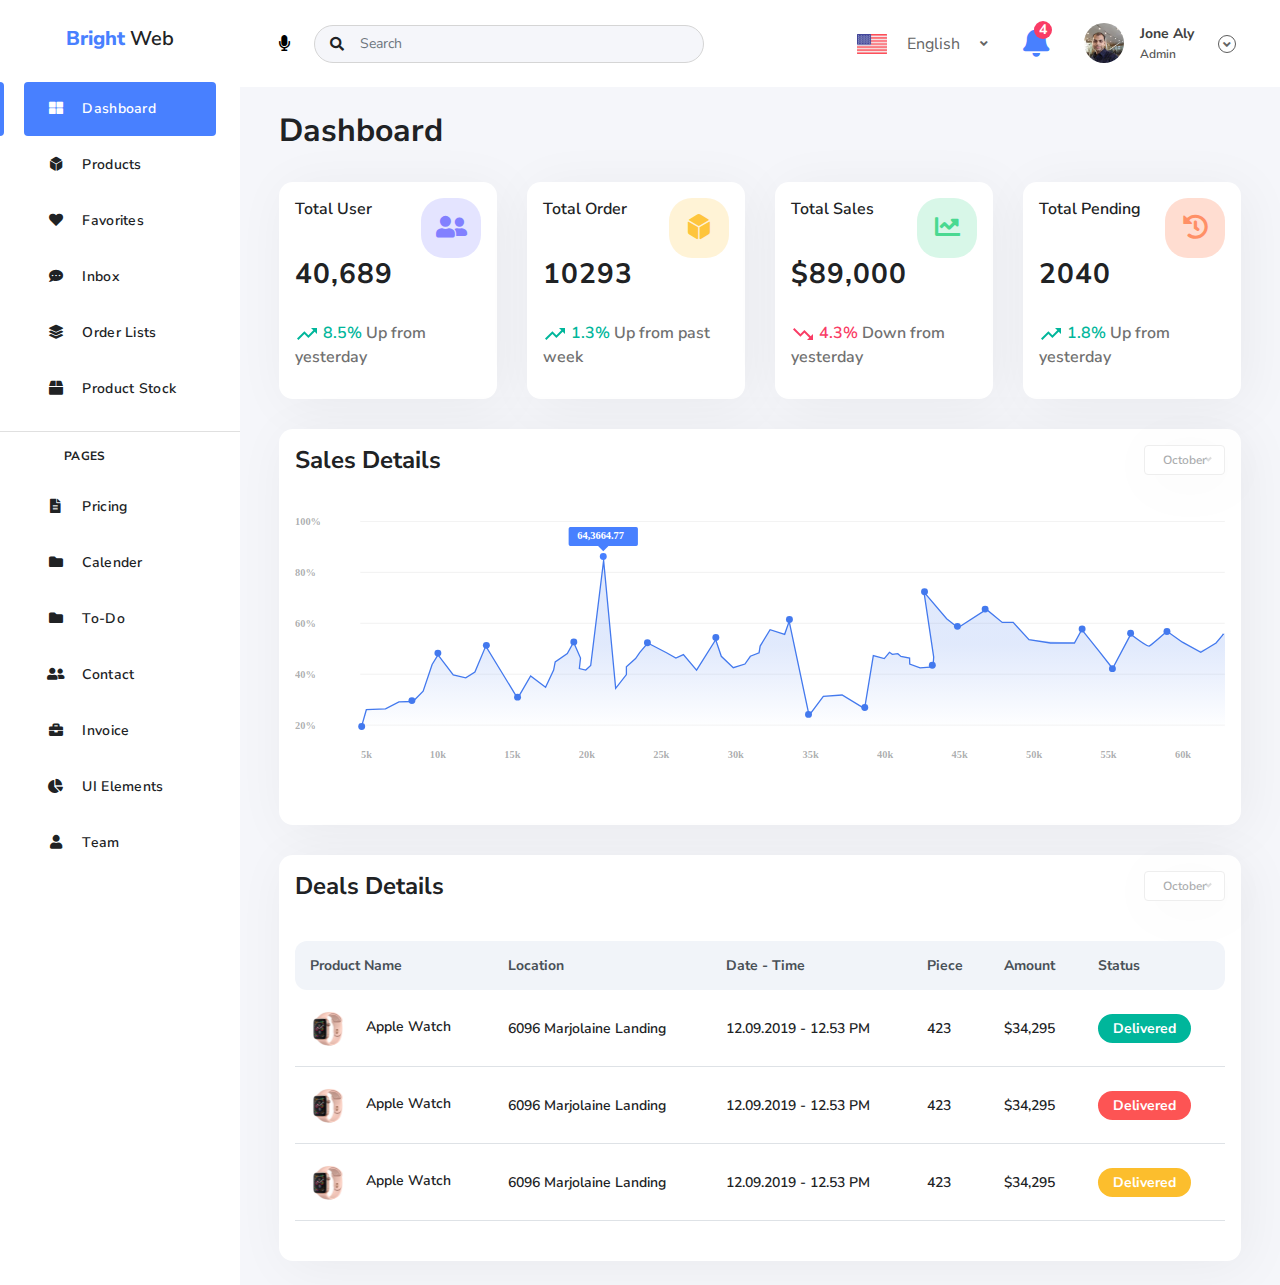
<file: index.html>
<!DOCTYPE html>
<html lang="en">

<head>
    <meta charset="UTF-8">
    <meta name="viewport" content="width=device-width, initial-scale=1.0">
    <meta http-equiv="X-UA-Compatible" content="ie=edge">
    <meta name="description" content="">
    <title>Home</title>
    <!-- Favicon -->
    <link rel="shortcut icon" type="image/x-icon" href="assets/img/favicon.png">
    <!--Css File Here-->
    <link rel="stylesheet" href="style.css">
</head>
<!--[if lt IE 9]>
  <script src="https://oss.maxcdn.com/html5shiv/3.7.3/html5shiv.min.js"></script>
  <script src="https://oss.maxcdn.com/respond/1.4.2/respond.min.js"></script>
<![endif]-->

<body>
    <div class="overlay"></div>
    <div class="wrapper">
        <header class="page-topbar px-4 py-3">
            <div class="container-fluid">
                <div class="row">
                    <div class="col-12">
                        <nav class="d-flex align-items-center">
                            <button class="menu-expand d-md-none">
                        <svg id="menu" xmlns="http://www.w3.org/2000/svg" width="24" height="24" viewBox="0 0 24 24">
                         <rect id="Rectangle" width="24" height="24" fill="none"/>
                         <path id="Shape" d="M8,12H0V10H8v2Zm8-5H0V5H16V7Zm0-5H8V0h8V2Z" transform="translate(4 6)" fill="#202224"             stroke="#fff" stroke-miterlimit="10" stroke-width="0.5"/>
                        </svg>
                </button>
                            <button class="d-none d-lg-block microphone">
                    <i class="fas fa-microphone"></i>
                </button>
                            <form class="form-inline position-relative d-none d-lg-block">
                                <input class="form-control" type="search" placeholder="Search">
                                <span class="search"><i class="fas fa-search"></i></span>
                            </form>

                            <ul class="topbar-right-menu d-flex align-items-center ml-auto">
                                <li class="dropdown notification-list">
                                    <a class="nav-link" data-toggle="dropdown" href="#" role="button" aria-haspopup="false" aria-expanded="false">
                                        <img src="assets/img/flags/us.jpg" alt="user-image" class="mr-sm-3" height="20">
                                        <span class="align-middle d-none d-sm-inline-block">English</span>
                                        <span class="arrow d-none d-sm-inline-block ml-3"><i class="fas fa-angle-down"></i></span>
                                    </a>
                                    <div class="dropdown-menu">
                                        <div class="dropdown-item notify-item noti-title">
                                            <span>Select Language</span>
                                        </div>

                                        <!-- item-->
                                        <a href="javascript:void(0);" class="dropdown-item notify-item d-flex align-items-center justify-content-between">
                                            <div>
                                                <img src="assets/img/flags/germany.jpg" alt="user-image" class="mr-3" height="20"> German</span>
                                            </div>
                                        </a>

                                        <!-- item-->
                                        <a href="javascript:void(0);" class="dropdown-item notify-item d-flex align-items-center justify-content-between">
                                            <div> <img src="assets/img/flags/italy.jpg" alt="user-image" class="mr-3" height="20">Italian</div>
                                            <i class="fas fa-check"></i>
                                        </a>

                                        <!-- item-->
                                        <a href="javascript:void(0);" class="dropdown-item notify-item d-flex align-items-center justify-content-between">
                                            <div> <img src="assets/img/flags/spain.jpg" alt="user-image" class="mr-3" height="20">Spanish</div>
                                        </a>

                                        <!-- item-->
                                        <a href="javascript:void(0);" class="dropdown-item notify-item d-flex align-items-center justify-content-between">
                                            <div> <img src="assets/img/flags/russia.jpg" alt="user-image" class="mr-3" height="20">Russian</div>
                                        </a>

                                    </div>
                                </li>

                                <li class="dropdown notification-list">
                                    <a class="nav-link d-flex align-items-center" data-toggle="dropdown" href="#" role="button" aria-haspopup="false" aria-expanded="false">
                                        <span class="notification">
                                        <span class="badge notify-badge rounded-circle">4</span>
                                        <i class="fas fa-bell"></i></span>


                                    </a>
                                    <div class="dropdown-menu">
                                        <a href="javascript:void(0);" class="dropdown-item notify-item d-flex align-items-center">
                                            <div class="notify-icon bg-setting">
                                                <i class="fas fa-cog"></i>
                                            </div>
                                            <div class="notify-details">
                                                <p>Settings</p>
                                                <small class="text-muted">Update Dashboard</small>
                                            </div>
                                        </a>
                                        <a href="javascript:void(0);" class="dropdown-item notify-item d-flex align-items-center">
                                            <div class="notify-icon bg-calendar">
                                                <i class="fas fa-calendar-alt"></i>
                                            </div>
                                            <div class="notify-details">
                                                <p>Event Update</p>
                                                <small class="text-muted">An event date update again</small>
                                            </div>
                                        </a>
                                        <a href="javascript:void(0);" class="dropdown-item notify-item d-flex align-items-center">
                                            <div class="notify-icon bg-user">
                                                <i class="fas fa-user"></i>
                                            </div>
                                            <div class="notify-details">
                                                <p>Profile</p>
                                                <small class="text-muted">Update your profile</small>
                                            </div>
                                        </a>
                                        <a href="javascript:void(0);" class="dropdown-item notify-item d-flex align-items-center">
                                            <div class="notify-icon bg-info">
                                                <i class="fas fa-info"></i>
                                            </div>
                                            <div class="notify-details">
                                                <p>Application Error</p>
                                                <small class="text-muted">Check Your runnung application</small>
                                            </div>
                                        </a>
                                        <a href="javascript:void(0);" class="dropdown-item notify-item notify-all text-center">
                                        See all notification
                                    </a>

                                    </div>

                                </li>

                                <li class="dropdown notification-list">
                                    <a class="nav-link d-flex align-items-center" data-toggle="dropdown" href="#" role="button" aria-haspopup="false" aria-expanded="false">
                                        <div class="media">
                                            <img src="assets/img/user/user.png" alt="user-image" class="profile-pic rounded-circle mr-sm-3">

                                            <div class="media-body d-none d-sm-block">
                                                <h5 class="user-title">Jone Aly</h5>
                                                <h6 class="user-sub-title">admin</h6>
                                            </div>
                                        </div>
                                        <span class="arrow d-none d-sm-inline-block arrow-circle ml-4"><i class="fas fa-angle-down"></i></span>
                                    </a>
                                    <div class="dropdown-menu profile-dropdown">
                                        <a class="dropdown-item notify-item" href="#"> <span class="user-icon"><i class="fas fa-user-cog"></i></span> Manage Account</a>
                                        <a class="dropdown-item notify-item" href="#"> <span class="user-icon"><i class="fas fa-key"></i></span> Change Password</a>
                                        <a class="dropdown-item notify-item" href="#"> <span class="user-icon"><i class="fas fa-sync-alt"></i></span> Activity Log </a>
                                        <a class="dropdown-item notify-item" href="#"> <span class="user-icon"><i class="fas fa-sign-out-alt"></i></span> Log out</a>
                                    </div>
                                </li>

                            </ul>
                        </nav>
                    </div>
                </div>
            </div>

        </header>

        <nav id="sidebar" class="sidebar-wrapper bg-white">
            <div id="slimscroll" class="sidebar-content">
                <div class="sidebar-brand px-3 pt-25 pb-30 text-center">
                    <a class="brand" href="#"> <span class="theme-color d-md-none d-xl-inline-block">Bright</span> Web</a>
                </div>

                <div class="sidebar-menu">
                    <ul>
                        <li class="active">
                            <a href="index.html">
                                <span class="icon">
                            <i class="fas fa-th-large"></i>
                           </span>
                                <span class="span">Dashboard</span>
                            </a>
                        </li>
                        <li>
                            <a href="product.html">
                                <span class="icon"><i class="fas fa-dice-d6"></i></span>
                                <span class="span">Products</span>
                            </a>
                        </li>
                        <li>
                            <a href="favorites.html">
                                <span class="icon"><i class="fas fa-heart"></i></span>
                                <span class="span">Favorites</span>
                            </a>
                        </li>
                        <li>
                            <a href="revenue.html">
                                <span class="icon"><i class="fas fa-comment-dots"></i></span>
                                <span class="span">Inbox</span>
                            </a>
                        </li>
                        <li>
                            <a href="#">
                                <span class="icon"><i class="fas fa-layer-group"></i></span>
                                <span class="span">Order Lists</span>
                            </a>
                        </li>

                        <li>
                            <a href="#">
                                <span class="icon"><i class="fas fa-box"></i></span>
                                <span class="span">Product Stock</span>
                            </a>
                        </li>

                        <li class="header-menu">
                            <span>PAGES</span>
                        </li>
                        <li>
                            <a href="#">
                                <span class="icon">
                                <i class="fas fa-file-alt"></i>
                          </span>
                                <span class="span">Pricing</span>
                            </a>
                        </li>
                        <li>
                            <a href="#">
                                <span class="icon"> <i class="fa fa-folder"></i></span>
                                <span class="span">Calender</span>
                            </a>
                        </li>
                        <li>
                            <a href="#">
                                <span class="icon"> <i class="fa fa-folder"></i></span>
                                <span class="span">To-Do</span>
                            </a>
                        </li>
                        <li>
                            <a href="#">
                                <span class="icon"><i class="fas fa-user-friends"></i></span>
                                <span class="span">Contact</span>
                            </a>
                        </li>
                        <li>
                            <a href="#">
                                <span class="icon"> <i class="fas fa-briefcase"></i></span>
                                <span class="span">Invoice</span>
                            </a>
                        </li>
                        <li>
                            <a href="#">
                                <span class="icon"> 
                                <i class="fas fa-chart-pie"></i>
                            </span>
                                <span class="span">UI Elements</span>
                            </a>
                        </li>
                        <li>
                            <a href="#">
                                <span class="icon"> 
                                <i class="fas fa-user"></i>
                            </span>
                                <span class="span">Team</span>
                            </a>
                        </li>
                        <li>
                            <a href="#">
                                <span class="icon"> <i class="fa fa-folder"></i></span>
                                <span class="span">Table</span>
                            </a>
                        </li>

                        <li class="header-menu">
                            <span></span>
                        </li>
                        <li>
                            <a href="#">
                                <span class="icon"> 
                                <i class="fas fa-cog"></i>

                            </i></span>
                                <span class="span">Settings</span>
                            </a>
                        </li>
                        <li>
                            <a href="#">
                                <span class="icon"> 
                                <i class="fas fa-power-off"></i>
                            </span>
                                <span class="span">Logout</span>
                            </a>
                        </li>
                    </ul>
                </div>
                <!-- sidebar-menu  -->
            </div>
            <!-- sidebar-content  -->
        </nav>
        <!-- sidebar-wrapper  -->

        <!-- Page Content  -->
        <div class="page-content pt-85">
            <!-- page inner content -->
            <div class="page-inner-content px-4 py-4">
                <div class="container-fluid">
                    <div class="row">
                        <div class="col-12">
                            <div class="page-title">
                                <h2 class="title mb-30">Dashboard</h2>
                            </div>
                        </div>
                    </div>
                    <div class="row">
                        <div class="col-sm-6 col-xl-3 mb-30">
                            <div class="card widget-flat">
                                <div class="card-body">
                                    <div class="d-flex justify-content-between">
                                        <h5 class="user-title">Total User</h5>
                                        <span class="widget-icon bg-light-purple">
                                        <i class="fas fa-user-friends"></i>
                                    </span>
                                    </div>
                                    <h3 class="user-count mb-30">40,689</h3>
                                    <p class="text-muted">
                                        <svg xmlns="http://www.w3.org/2000/svg" width="24" height="24" viewBox="0 0 24 24">
                                        <defs>
                                        <style>.aa{fill:none;}.ba{fill:#00B69B;}</style>
                                    </defs>
                                    <path class="aa" d="M0,0H24V24H0Z"/>
                                    <path class="ba" d="M14,0l2.29,2.29L11.41,7.17l-4-4L0,10.59,1.41,12l6-6,4,4,6.3-6.29L20,6V0Z" transform="translate(2 6)"/></svg>
                                        <span class="text-success">8.5% </span> Up from yesterday</p>
                                </div>
                            </div>
                        </div>
                        <div class="col-sm-6 col-xl-3 mb-30">
                            <div class="card widget-flat">
                                <div class="card-body">
                                    <div class="d-flex justify-content-between">
                                        <h5 class="user-title">Total Order</h5>
                                        <span class="widget-icon bg-light-yellow">
                                        <i class="fas fa-dice-d6"></i>
                                    </span>
                                    </div>
                                    <h3 class="user-count mb-30">10293</h3>
                                    <p class="text-muted">
                                        <svg xmlns="http://www.w3.org/2000/svg" width="24" height="24" viewBox="0 0 24 24">
                                        <defs>
                                        <style>.aa{fill:none;}.ba{fill:#00B69B;}</style>
                                    </defs>
                                    <path class="aa" d="M0,0H24V24H0Z"/>
                                    <path class="ba" d="M14,0l2.29,2.29L11.41,7.17l-4-4L0,10.59,1.41,12l6-6,4,4,6.3-6.29L20,6V0Z" transform="translate(2 6)"/></svg>
                                        <span class="text-success">1.3% </span>Up from past week</p>
                                </div>
                            </div>
                        </div>
                        <div class="col-sm-6 col-xl-3 mb-30">
                            <div class="card widget-flat">
                                <div class="card-body">
                                    <div class="d-flex justify-content-between">
                                        <h5 class="user-title">Total Sales</h5>
                                        <span class="widget-icon bg-light-green">
                                        <i class="fas fa-chart-line"></i>
                                    </span>
                                    </div>
                                    <h3 class="user-count mb-30">$89,000</h3>
                                    <p class="text-muted">
                                        <svg xmlns="http://www.w3.org/2000/svg" width="24" height="24" viewBox="0 0 24 24"><defs><style>.ac{fill:none;}.bc{fill:#f93c65;}</style></defs><path class="ac" d="M0,0H24V24H0Z"/><path class="bc" d="M14,12l2.29-2.29L11.41,4.83l-4,4L0,1.41,1.41,0l6,6,4-4,6.3,6.29L20,6v6Z" transform="translate(2 6)"/></svg>
                                        <span class="text-danger">4.3% </span>Down from yesterday</p>
                                </div>
                            </div>
                        </div>
                        <div class="col-sm-6 col-xl-3 mb-30">
                            <div class="card widget-flat">
                                <div class="card-body">
                                    <div class="d-flex justify-content-between">
                                        <h5 class="user-title">Total Pending</h5>
                                        <span class="widget-icon bg-light-salmon">
                                        <i class="fas fa-history"></i>
                                    </span>
                                    </div>
                                    <h3 class="user-count mb-30">2040</h3>
                                    <p class="text-muted">
                                        <svg xmlns="http://www.w3.org/2000/svg" width="24" height="24" viewBox="0 0 24 24">
                                        <defs>
                                        <style>.aa{fill:none;}.ba{fill:#00B69B;}</style>
                                    </defs>
                                    <path class="aa" d="M0,0H24V24H0Z"/>
                                    <path class="ba" d="M14,0l2.29,2.29L11.41,7.17l-4-4L0,10.59,1.41,12l6-6,4,4,6.3-6.29L20,6V0Z" transform="translate(2 6)"/></svg>
                                        <span class="text-success">1.8% </span> Up from yesterday</p>
                                </div>
                            </div>
                        </div>
                    </div>
                    <div class="row">
                        <div class="col-12 mb-30">
                            <div class="card widget-flat pb-5">
                                <div class="card-body">
                                    <div class="sub-title-box  mb-40 d-flex align-items-center justify-content-between">
                                        <h3 class="sub-title">Sales Details</h3>
                                        <select name="select" class="select">
                                        <option value="0">October</option>
                                        <option value="0">October</option>
                                        <option value="0">October</option>
                                    </select>
                                    </div>

                                    <div class="chart">
                                        <img class="w-100" src="assets/img/chart/chart.svg" alt="">
                                    </div>
                                </div>
                            </div>
                        </div>
                    </div>
                    <div class="row">
                        <div class="col-12">
                            <div class="card widget-flat pb-4">
                                <div class="card-body">
                                    <div class="sub-title-box  mb-40 d-flex align-items-center justify-content-between">
                                        <h3 class="sub-title">Deals Details</h3>
                                        <select name="select" class="select">
                                        <option value="0">October</option>
                                        <option value="0">October</option>
                                        <option value="0">October</option>
                                    </select>

                                    </div>

                                    <div class="table-responsive">
                                        <table class="table style1">
                                            <thead class="thead-light">
                                                <tr>
                                                    <th scope="col">Product Name</th>
                                                    <th scope="col">Location</th>
                                                    <th scope="col">Date - Time</th>
                                                    <th scope="col">Piece</th>
                                                    <th scope="col">Amount</th>
                                                    <th scope="col">Status</th>
                                                </tr>
                                            </thead>
                                            <tbody>
                                                <tr>
                                                    <th class="table-user" scope="row">
                                                        <img class="align-self-center mr-3" src="assets/img/watch/1.png" alt="watch">
                                                        <span>Apple Watch</span>
                                                    </th>
                                                    <td>6096 Marjolaine Landing</td>
                                                    <td>12.09.2019 - 12.53 PM</td>
                                                    <td>423</td>
                                                    <td>$34,295</td>
                                                    <td><span class="badge badge-pill badge-success">Delivered</span></td>
                                                </tr>
                                                <tr>
                                                    <th class="table-user" scope="row">
                                                        <img class="align-self-center mr-3" src="assets/img/watch/1.png" alt="watch">
                                                        <span>Apple Watch</span>
                                                    </th>
                                                    <td>6096 Marjolaine Landing</td>
                                                    <td>12.09.2019 - 12.53 PM</td>
                                                    <td>423</td>
                                                    <td>$34,295</td>
                                                    <td><span class="badge badge-pill badge-warning">Delivered</span></td>
                                                </tr>
                                                <tr>
                                                    <th class="table-user" scope="row">
                                                        <img class="align-self-center mr-3" src="assets/img/watch/1.png" alt="watch">
                                                        <span>Apple Watch</span>
                                                    </th>
                                                    <td>6096 Marjolaine Landing</td>
                                                    <td>12.09.2019 - 12.53 PM</td>
                                                    <td>423</td>
                                                    <td>$34,295</td>
                                                    <td><span class="badge badge-pill badge-danger">Delivered</span></td>
                                                </tr>

                                            </tbody>
                                        </table>
                                    </div>

                                </div>
                            </div>
                        </div>
                    </div>
                </div>
            </div>

        </div>

    </div>
    <!-- all js here -->
    <script src="assets/js/vendor/jquery-3.5.0.min.js"></script>
    <script src="assets/js/popper.min.js"></script>
    <script src="assets/js/bootstrap.min.js"></script>
    <script src="assets/js/jquery.nice-select.min.js"></script>
    <!-- <script src="https://cdn.jsdelivr.net/npm/apexcharts"></script> -->
    <script src="assets/js/main.js"></script>
</body>

</html>
</file>
<file: style.css>
@import url('assets/css/all.min.css');
@import url('assets/css/bootstrap.min.css');
@import url('assets/css/nice-select.css');
@import url('assets/css/slick.css');
@import url('assets/css/slick-theme.css');
@import url('assets/css/main.css');
</file>
